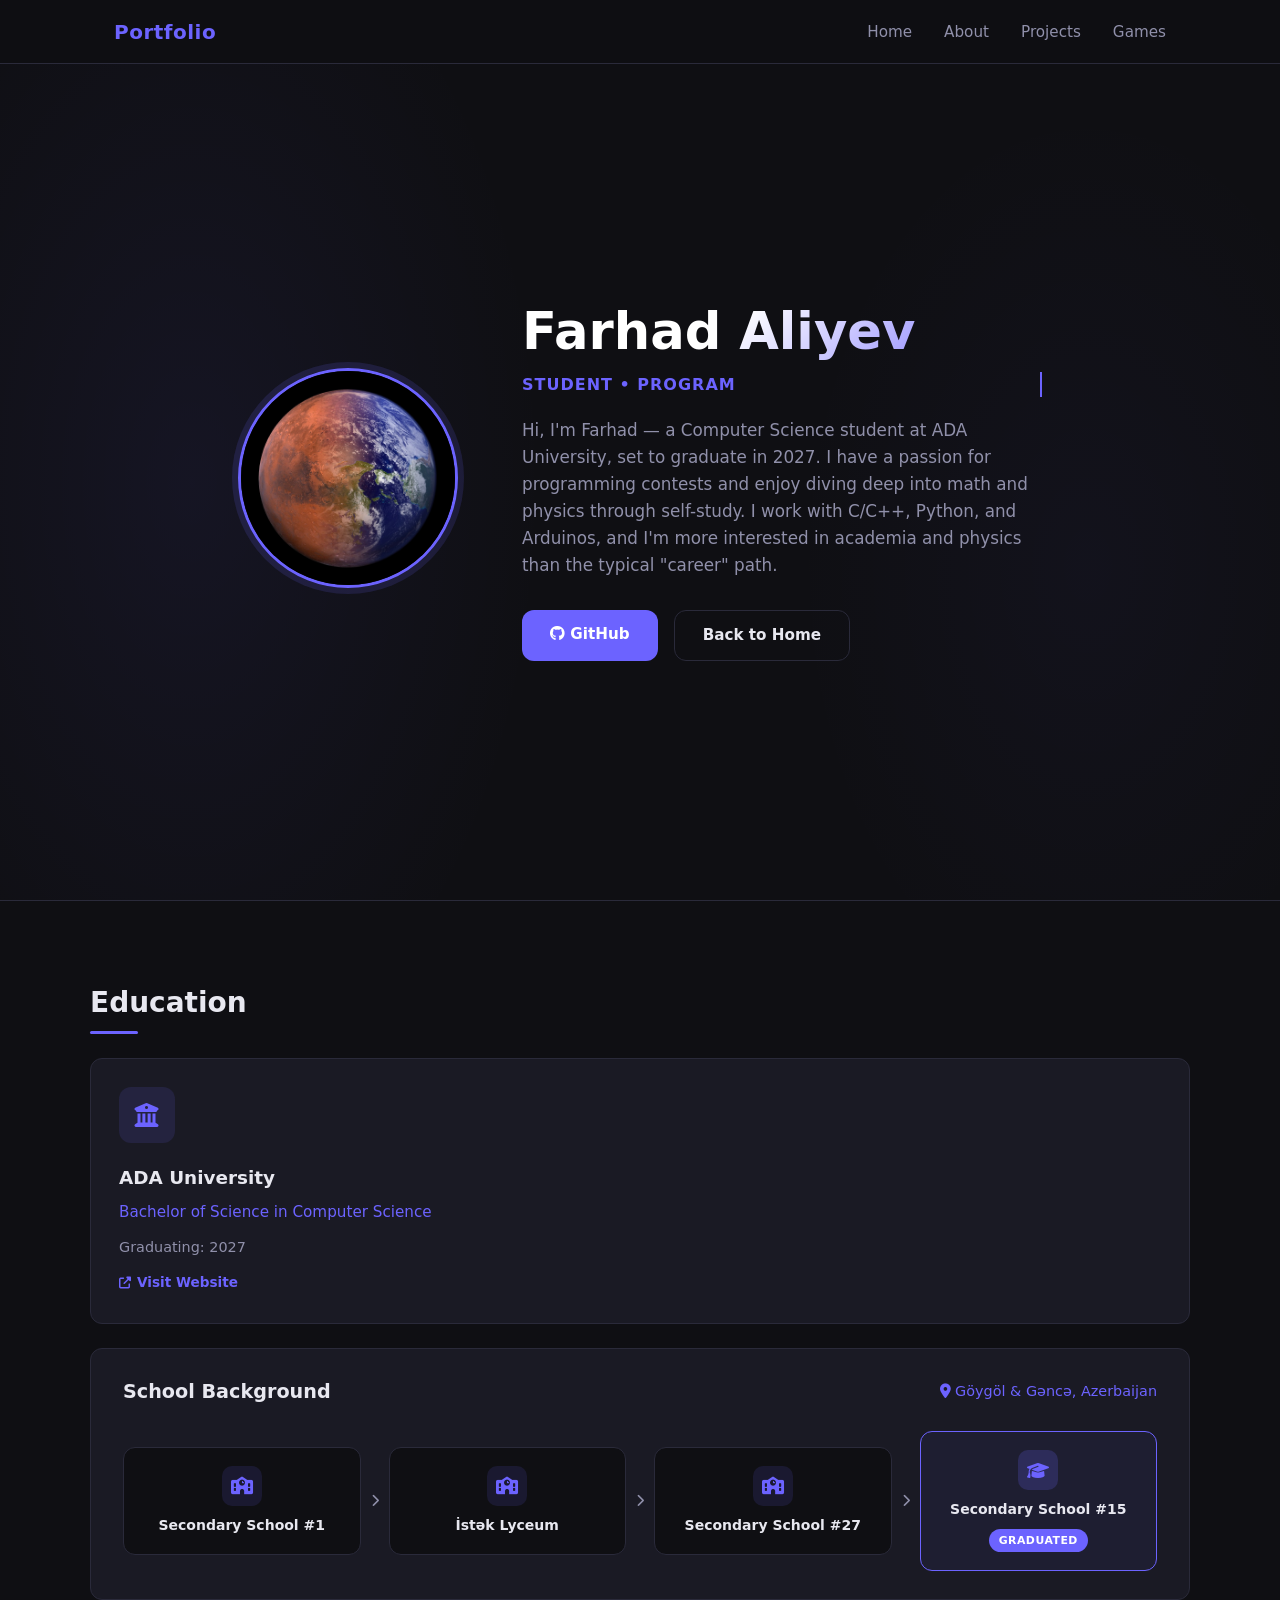
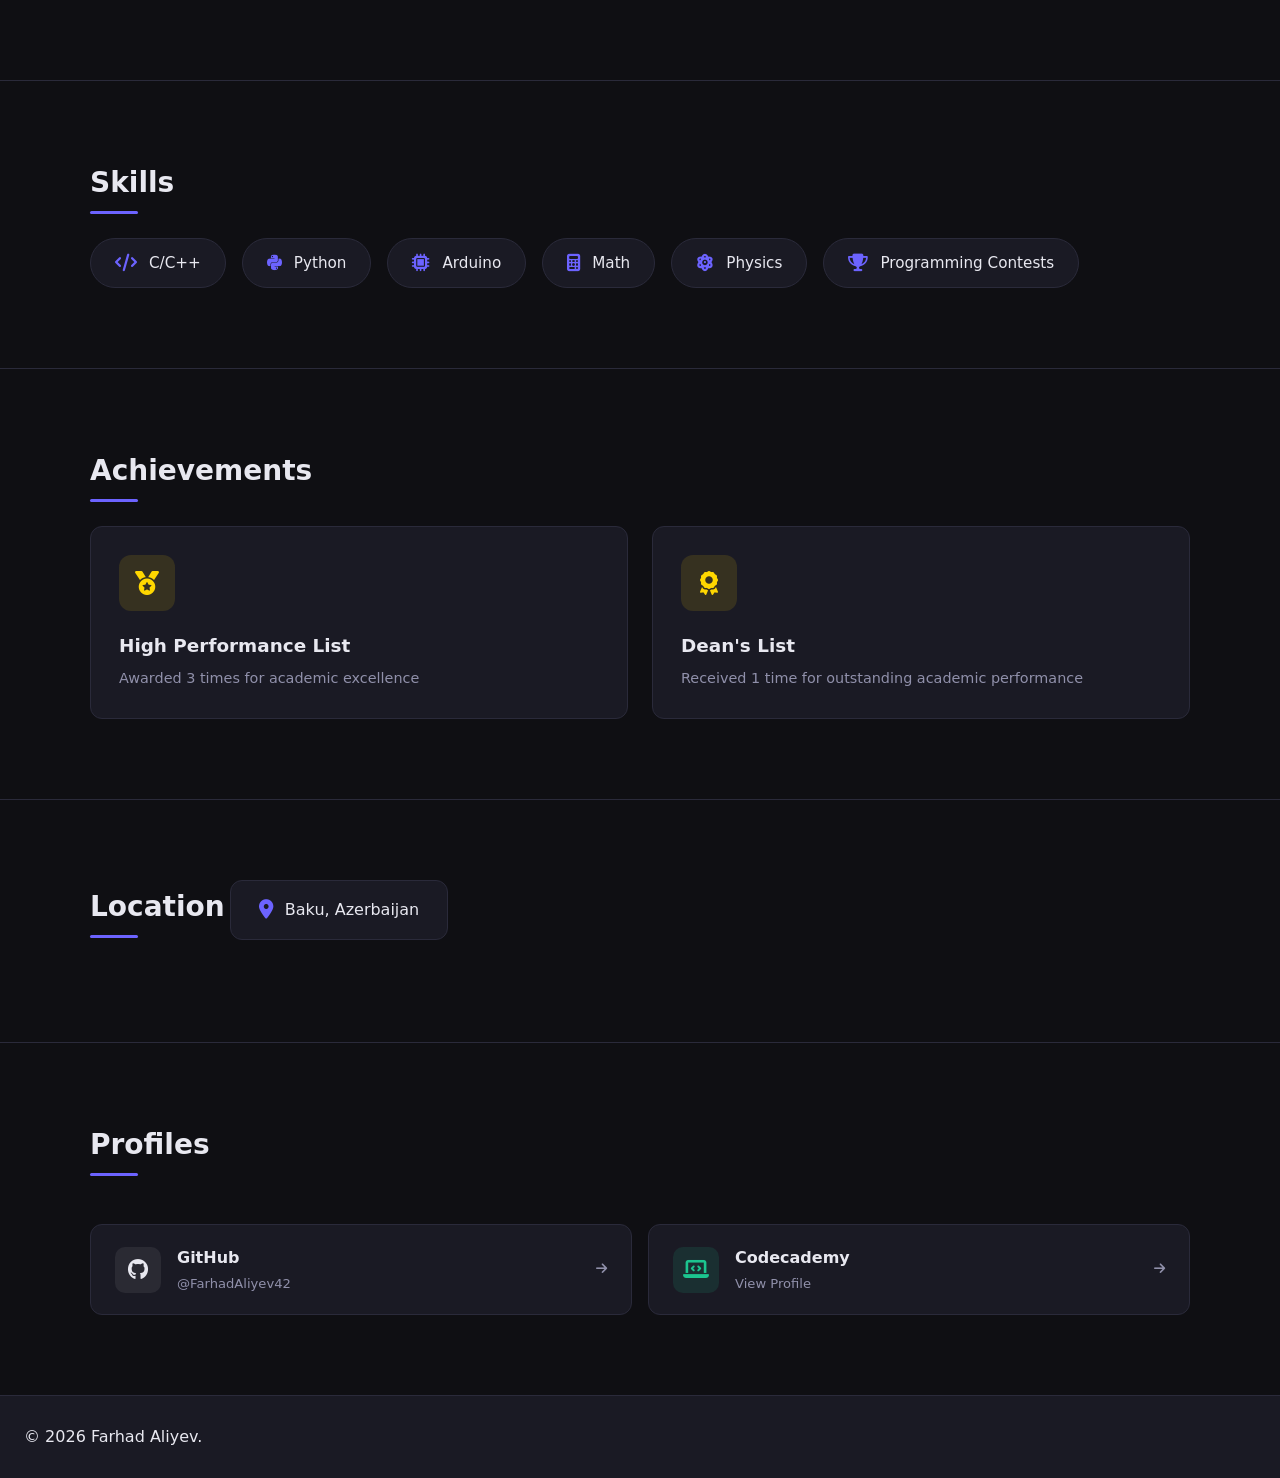
<file: about.html>
<!DOCTYPE html>
<html lang="en">
<head>
  <meta charset="UTF-8" />
  <meta name="viewport" content="width=device-width, initial-scale=1.0" />
  <title>About - Farhad Aliyev</title>
  <link rel="stylesheet" href="css/style.css" />
  <link rel="stylesheet" href="https://cdnjs.cloudflare.com/ajax/libs/font-awesome/6.5.0/css/all.min.css" />
</head>
<body>

  <!-- Navigation -->
  <nav class="navbar">
    <div class="nav-container">
      <a href="index.html" class="nav-logo">Portfolio</a>
      <ul class="nav-links">
        <li><a href="index.html">Home</a></li>
        <li><a href="about.html" class="active">About</a></li>
        <li><a href="projects.html">Projects</a></li>
        <li><a href="games.html">Games</a></li>
      </ul>
      <button class="nav-toggle" aria-label="Toggle navigation">
        <span></span><span></span><span></span>
      </button>
    </div>
  </nav>

  <!-- About Hero Section -->
  <section class="hero">
    <div class="hero-content">
      <div class="hero-image-wrapper">
        <img src="images/profile.jpg" alt="Profile photo" class="profile-photo" />
      </div>
      <div class="hero-text">
        <h1 class="hero-name">Farhad Aliyev</h1>
        <p class="hero-tagline">Student &bull; Programmer &bull; Physics Enthusiast</p>
        <p class="hero-bio">
          Hi, I'm Farhad — a Computer Science student at ADA University, set to graduate in 2027. 
          I have a passion for programming contests and enjoy diving deep into math and physics through self-study. 
          I work with C/C++, Python, and Arduinos, and I'm more interested in academia and physics than the typical "career" path.
        </p>
        <div class="hero-actions">
          <a href="https://github.com/FarhadAliyev42/FarhadAliyev42.github.io" target="_blank" class="btn btn-primary">
            <i class="fab fa-github"></i> GitHub
          </a>
          <a href="index.html" class="btn btn-secondary">Back to Home</a>
        </div>
      </div>
    </div>
  </section>

  <!-- Education Section -->
  <section class="section">
    <div class="container">
      <h2 class="section-title">Education</h2>
      <div class="card-grid" style="margin-bottom: 24px;">
        <div class="card">
          <div class="card-icon">
            <i class="fas fa-university"></i>
          </div>
          <h3 class="card-title">ADA University</h3>
          <p class="card-subtitle">Bachelor of Science in Computer Science</p>
          <p class="card-text">Graduating: 2027</p>
          <a href="https://ada.edu.az" target="_blank" rel="noopener" class="card-link">
            <i class="fas fa-external-link-alt"></i> Visit Website
          </a>
        </div>
      </div>
      <div class="about-extra">
        <div class="school-extra-header">
          <h3>School Background</h3>
          <span class="location-text"><i class="fas fa-map-marker-alt"></i> Göygöl & Gəncə, Azerbaijan</span>
        </div>
        <div class="school-journey">
          <div class="school-step">
            <div class="school-step-icon"><i class="fas fa-school"></i></div>
            <span class="school-step-name">Secondary School #1</span>
          </div>
          <div class="school-arrow"><i class="fas fa-chevron-right"></i></div>
          <div class="school-step">
            <div class="school-step-icon"><i class="fas fa-school"></i></div>
            <span class="school-step-name"> İstək Lyceum</span>
          </div>
          <div class="school-arrow"><i class="fas fa-chevron-right"></i></div>
          <div class="school-step">
            <div class="school-step-icon"><i class="fas fa-school"></i></div>
            <span class="school-step-name">Secondary School #27</span>
          </div>
          <div class="school-arrow"><i class="fas fa-chevron-right"></i></div>
          <div class="school-step completed">
            <div class="school-step-icon"><i class="fas fa-graduation-cap"></i></div>
            <span class="school-step-name">Secondary School #15</span>
            <span class="school-step-badge">Graduated</span>
          </div>
        </div>
      </div>
    </div>
  </section>

  <!-- Skills Section -->
  <section class="section">
    <div class="container">
      <h2 class="section-title">Skills</h2>
      <div class="skills-grid">
        <div class="skill-item">
          <i class="fas fa-code"></i>
          <span>C/C++</span>
        </div>
        <div class="skill-item">
          <i class="fab fa-python"></i>
          <span>Python</span>
        </div>
        <div class="skill-item">
          <i class="fas fa-microchip"></i>
          <span>Arduino</span>
        </div>
        <div class="skill-item">
          <i class="fas fa-calculator"></i>
          <span>Math</span>
        </div>
        <div class="skill-item">
          <i class="fas fa-atom"></i>
          <span>Physics</span>
        </div>
        <div class="skill-item">
          <i class="fas fa-trophy"></i>
          <span>Programming Contests</span>
        </div>
      </div>
    </div>
  </section>

  <!-- Achievements Section -->
  <section class="section">
    <div class="container">
      <h2 class="section-title">Achievements</h2>
      <div class="card-grid">
        <div class="card">
          <div class="card-icon achievement-icon">
            <i class="fas fa-medal"></i>
          </div>
          <h3 class="card-title">High Performance List</h3>
          <p class="card-text">Awarded 3 times for academic excellence</p>
        </div>
        <div class="card">
          <div class="card-icon achievement-icon">
            <i class="fas fa-award"></i>
          </div>
          <h3 class="card-title">Dean's List</h3>
          <p class="card-text">Received 1 time for outstanding academic performance</p>
        </div>
      </div>
    </div>
  </section>

  <!-- Location Section -->
  <section class="section">
    <div class="container">
      <h2 class="section-title">Location</h2>
      <div class="location-card">
        <i class="fas fa-map-marker-alt"></i>
        <span>Baku, Azerbaijan</span>
      </div>
    </div>
  </section>

  <!-- Profiles Section -->
  <section class="section">
    <div class="container">
      <h2 class="section-title">Profiles</h2>
      <div class="profile-links">
        <a href="https://github.com/FarhadAliyev42/FarhadAliyev42.github.io" target="_blank" rel="noopener" class="profile-link-card">
          <div class="profile-link-icon github"><i class="fab fa-github"></i></div>
          <div class="profile-link-info">
            <span class="profile-link-name">GitHub</span>
            <span class="profile-link-sub">@FarhadAliyev42</span>
          </div>
          <i class="fas fa-arrow-right profile-link-arrow"></i>
        </a>
        <a href="https://www.codecademy.com/profiles/Farhad_42" target="_blank" rel="noopener" class="profile-link-card">
          <div class="profile-link-icon codecademy"><i class="fas fa-laptop-code"></i></div>
          <div class="profile-link-info">
            <span class="profile-link-name">Codecademy</span>
            <span class="profile-link-sub">View Profile</span>
          </div>
          <i class="fas fa-arrow-right profile-link-arrow"></i>
        </a>
      </div>
    </div>
  </section>

  <!-- Footer -->
  <footer class="footer">
    <p>&copy; 2026 Farhad Aliyev.</p>
  </footer>

  <script src="js/main.js"></script>
</body>
</html>
</file>
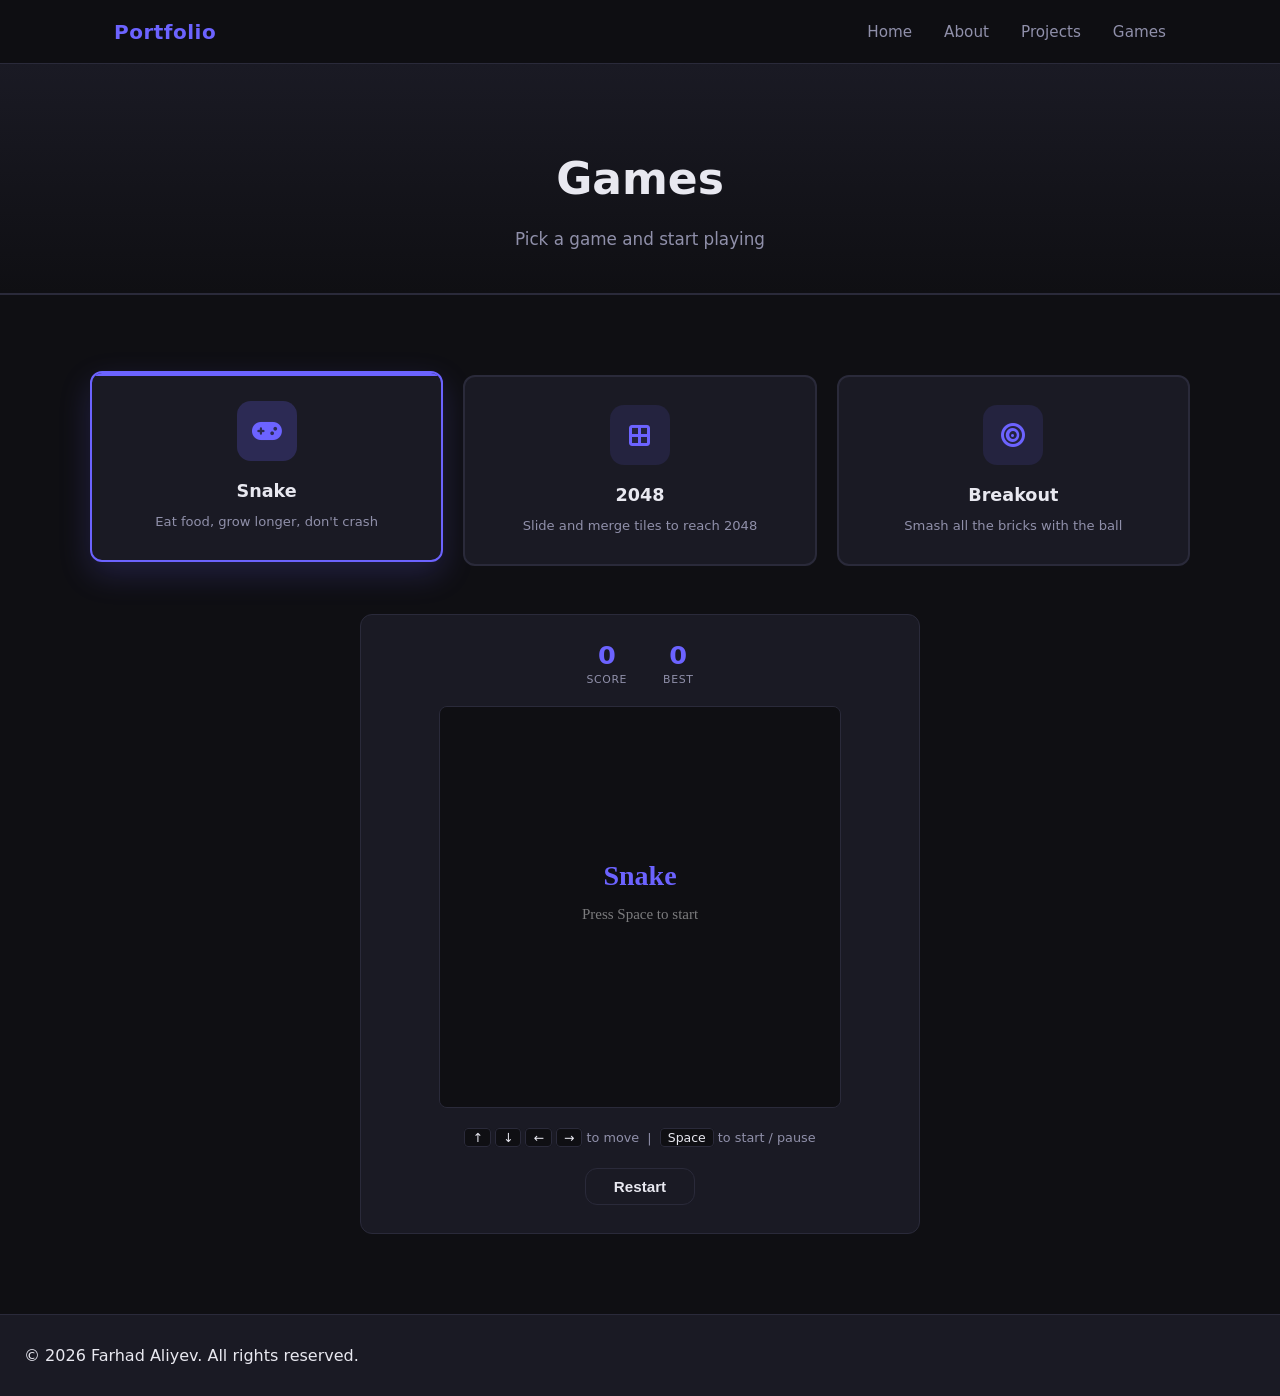
<file: games.html>
<!DOCTYPE html>
<html lang="en">
<head>
  <meta charset="UTF-8" />
  <meta name="viewport" content="width=device-width, initial-scale=1.0" />
  <title>Games - Farhad Aliyev</title>
  <link rel="stylesheet" href="css/style.css" />
  <link rel="stylesheet" href="https://cdnjs.cloudflare.com/ajax/libs/font-awesome/6.5.0/css/all.min.css" />
  <style>
    .games-selector {
      display: grid;
      grid-template-columns: repeat(3, 1fr);
      gap: 20px;
      margin-bottom: 48px;
    }

    .game-card {
      background: var(--color-surface);
      border: 2px solid var(--color-border);
      border-radius: var(--radius);
      padding: 28px 20px;
      text-align: center;
      cursor: pointer;
      transition: transform var(--transition), border-color var(--transition), box-shadow var(--transition);
      position: relative;
      overflow: hidden;
    }

    .game-card::before {
      content: '';
      position: absolute;
      top: 0; left: 0; right: 0;
      height: 3px;
      background: var(--color-accent);
      transform: scaleX(0);
      transition: transform var(--transition);
    }

    .game-card:hover,
    .game-card.active {
      border-color: var(--color-accent);
      transform: translateY(-4px);
      box-shadow: 0 12px 32px rgba(108, 99, 255, 0.2);
    }

    .game-card.active::before,
    .game-card:hover::before {
      transform: scaleX(1);
    }

    .game-card-icon {
      width: 60px;
      height: 60px;
      background: rgba(108, 99, 255, 0.12);
      border-radius: 14px;
      display: flex;
      align-items: center;
      justify-content: center;
      margin: 0 auto 16px;
    }

    .game-card.active .game-card-icon {
      background: rgba(108, 99, 255, 0.22);
    }

    .game-card-icon i {
      font-size: 1.5rem;
      color: var(--color-accent);
    }

    .game-card h3 {
      font-size: 1.1rem;
      font-weight: 700;
      color: var(--color-text);
      margin-bottom: 6px;
    }

    .game-card p {
      font-size: 0.82rem;
      color: var(--color-text-muted);
    }

    /* Game area */
    #game-area {
      display: flex;
      justify-content: center;
    }

    .game-wrapper {
      background: var(--color-surface);
      border: 1px solid var(--color-border);
      border-radius: var(--radius);
      padding: 28px 24px;
      display: flex;
      flex-direction: column;
      align-items: center;
      gap: 18px;
      width: 100%;
      max-width: 560px;
    }

    .game-stats {
      display: flex;
      gap: 36px;
      align-items: center;
    }

    .game-stat {
      display: flex;
      flex-direction: column;
      align-items: center;
      gap: 2px;
    }

    .game-stat-value {
      font-size: 1.6rem;
      font-weight: 800;
      color: var(--color-accent);
      line-height: 1;
    }

    .game-stat-label {
      font-size: 0.68rem;
      color: var(--color-text-muted);
      text-transform: uppercase;
      letter-spacing: 0.6px;
    }

    canvas {
      border-radius: 8px;
      display: block;
      border: 1px solid var(--color-border);
    }

    .game-controls {
      font-size: 0.8rem;
      color: var(--color-text-muted);
      text-align: center;
      line-height: 1.8;
    }

    .game-controls kbd {
      background: var(--color-bg);
      border: 1px solid var(--color-border);
      border-radius: 4px;
      padding: 1px 7px;
      font-size: 0.78rem;
      color: var(--color-text);
      font-family: inherit;
    }

    /* 2048 board */
    #board-2048 {
      background: #13131c;
      border-radius: 10px;
      padding: 8px;
      display: grid;
      grid-template-columns: repeat(4, 90px);
      grid-template-rows: repeat(4, 90px);
      gap: 8px;
      border: 1px solid var(--color-border);
    }

    .tile-2048 {
      width: 90px;
      height: 90px;
      border-radius: 8px;
      display: flex;
      align-items: center;
      justify-content: center;
      font-size: 1.6rem;
      font-weight: 800;
      font-family: var(--font-sans);
      animation: tileAppear 0.12s ease;
    }

    @keyframes tileAppear {
      from { transform: scale(0.75); opacity: 0; }
      to   { transform: scale(1);    opacity: 1; }
    }

    .t0    { background: rgba(255,255,255,0.04); }
    .t2    { background: #eee4da; color: #776e65; }
    .t4    { background: #ede0c8; color: #776e65; }
    .t8    { background: #f2b179; color: #fff; }
    .t16   { background: #f59563; color: #fff; }
    .t32   { background: #f67c5f; color: #fff; }
    .t64   { background: #f65e3b; color: #fff; }
    .t128  { background: #edcf72; color: #fff; font-size: 1.3rem; }
    .t256  { background: #edcc61; color: #fff; font-size: 1.3rem; }
    .t512  { background: #edc850; color: #fff; font-size: 1.3rem; }
    .t1024 { background: #edc53f; color: #fff; font-size: 1.05rem; }
    .t2048 { background: #6c63ff; color: #fff; font-size: 1.05rem;
             box-shadow: 0 0 24px rgba(108,99,255,0.6); }

    @media (max-width: 640px) {
      .games-selector { grid-template-columns: 1fr; }

      #board-2048 {
        grid-template-columns: repeat(4, 68px);
        grid-template-rows: repeat(4, 68px);
      }
      .tile-2048 { width: 68px; height: 68px; font-size: 1.15rem; }
      .t128, .t256, .t512 { font-size: 0.95rem; }
      .t1024, .t2048 { font-size: 0.85rem; }
    }

    @media (max-width: 520px) {
      canvas { max-width: 100%; }
    }
  </style>
</head>
<body>

  <!-- Navigation -->
  <nav class="navbar">
    <div class="nav-container">
      <a href="index.html" class="nav-logo">Portfolio</a>
      <ul class="nav-links">
        <li><a href="index.html">Home</a></li>
        <li><a href="about.html">About</a></li>
        <li><a href="projects.html">Projects</a></li>
        <li><a href="games.html" class="active">Games</a></li>
      </ul>
      <button class="nav-toggle" aria-label="Toggle navigation">
        <span></span><span></span><span></span>
      </button>
    </div>
  </nav>

  <!-- Page Header -->
  <section class="page-header">
    <div class="container">
      <h1 class="page-title">Games</h1>
      <p class="page-subtitle">Pick a game and start playing</p>
    </div>
  </section>

  <!-- Games -->
  <section class="section">
    <div class="container">

      <!-- Selector -->
      <div class="games-selector">
        <div class="game-card active" id="card-snake" onclick="selectGame('snake')">
          <div class="game-card-icon"><i class="fas fa-gamepad"></i></div>
          <h3>Snake</h3>
          <p>Eat food, grow longer, don't crash</p>
        </div>
        <div class="game-card" id="card-2048" onclick="selectGame('2048')">
          <div class="game-card-icon"><i class="fas fa-border-all"></i></div>
          <h3>2048</h3>
          <p>Slide and merge tiles to reach 2048</p>
        </div>
        <div class="game-card" id="card-breakout" onclick="selectGame('breakout')">
          <div class="game-card-icon"><i class="fas fa-bullseye"></i></div>
          <h3>Breakout</h3>
          <p>Smash all the bricks with the ball</p>
        </div>
      </div>

      <!-- Active game renders here -->
      <div id="game-area"></div>

    </div>
  </section>

  <!-- Footer -->
  <footer class="footer">
    <p>&copy; 2026 Farhad Aliyev. All rights reserved.</p>
  </footer>

  <script src="js/main.js"></script>
  <script>
  // ─── Game Manager ───────────────────────────────────────────
  let currentGame = null;

  function selectGame(name) {
    document.querySelectorAll('.game-card').forEach(c => c.classList.remove('active'));
    document.getElementById('card-' + name).classList.add('active');
    if (currentGame && currentGame.stop) currentGame.stop();
    const area = document.getElementById('game-area');
    area.innerHTML = '';
    if      (name === 'snake')    currentGame = startSnake(area);
    else if (name === '2048')     currentGame = start2048(area);
    else if (name === 'breakout') currentGame = startBreakout(area);
  }

  window.addEventListener('DOMContentLoaded', () => selectGame('snake'));


  // ─── GAME 1: SNAKE ──────────────────────────────────────────
  function startSnake(container) {
    const CELL = 20, COLS = 20, ROWS = 20, W = 400, H = 400;

    container.innerHTML = `
      <div class="game-wrapper">
        <div class="game-stats">
          <div class="game-stat">
            <span class="game-stat-value" id="sn-score">0</span>
            <span class="game-stat-label">Score</span>
          </div>
          <div class="game-stat">
            <span class="game-stat-value" id="sn-best">0</span>
            <span class="game-stat-label">Best</span>
          </div>
        </div>
        <canvas id="sn-canvas" width="${W}" height="${H}"></canvas>
        <p class="game-controls">
          <kbd>↑</kbd> <kbd>↓</kbd> <kbd>←</kbd> <kbd>→</kbd> to move &nbsp;|&nbsp;
          <kbd>Space</kbd> to start / pause
        </p>
        <button class="btn btn-secondary" id="sn-restart" style="padding:9px 28px;">Restart</button>
      </div>`;

    const canvas = document.getElementById('sn-canvas');
    const ctx    = canvas.getContext('2d');
    const scoreEl = document.getElementById('sn-score');
    const bestEl  = document.getElementById('sn-best');

    let best = parseInt(localStorage.getItem('snakeBest') || '0');
    bestEl.textContent = best;

    let snake, dir, nextDir, food, score, gameOver, paused, loop;

    function init() {
      snake    = [{x:10,y:10},{x:9,y:10},{x:8,y:10}];
      dir      = {x:1, y:0};
      nextDir  = {x:1, y:0};
      food     = spawnFood();
      score    = 0; gameOver = false; paused = false;
      scoreEl.textContent = 0;
    }

    function spawnFood() {
      let p;
      do { p = {x:Math.floor(Math.random()*COLS), y:Math.floor(Math.random()*ROWS)}; }
      while (snake.some(s => s.x===p.x && s.y===p.y));
      return p;
    }

    function step() {
      if (gameOver || paused) return;
      dir = nextDir;
      const head = {x: snake[0].x + dir.x, y: snake[0].y + dir.y};
      if (head.x < 0 || head.x >= COLS || head.y < 0 || head.y >= ROWS ||
          snake.some(s => s.x===head.x && s.y===head.y)) {
        die(); return;
      }
      snake.unshift(head);
      if (head.x===food.x && head.y===food.y) {
        score++;
        scoreEl.textContent = score;
        if (score > best) { best = score; bestEl.textContent = best; localStorage.setItem('snakeBest', best); }
        food = spawnFood();
      } else {
        snake.pop();
      }
      draw();
    }

    function die() {
      gameOver = true;
      draw();
      ctx.fillStyle = 'rgba(0,0,0,0.6)';
      ctx.fillRect(0, 0, W, H);
      ctx.textAlign = 'center';
      ctx.fillStyle = '#fff';
      ctx.font = 'bold 26px Segoe UI';
      ctx.fillText('Game Over', W/2, H/2 - 16);
      ctx.fillStyle = 'rgba(255,255,255,0.55)';
      ctx.font = '14px Segoe UI';
      ctx.fillText('Score: ' + score + '  |  Press Space to retry', W/2, H/2 + 14);
    }

    function draw() {
      ctx.fillStyle = '#0f0f13';
      ctx.fillRect(0, 0, W, H);

      // subtle grid
      ctx.strokeStyle = 'rgba(255,255,255,0.025)';
      ctx.lineWidth = 0.5;
      for (let i=0; i<=COLS; i++) {
        ctx.beginPath(); ctx.moveTo(i*CELL, 0); ctx.lineTo(i*CELL, H); ctx.stroke();
      }
      for (let i=0; i<=ROWS; i++) {
        ctx.beginPath(); ctx.moveTo(0, i*CELL); ctx.lineTo(W, i*CELL); ctx.stroke();
      }

      // food (glowing apple)
      ctx.shadowColor = '#ff4757';
      ctx.shadowBlur = 10;
      ctx.fillStyle = '#ff4757';
      ctx.beginPath();
      ctx.arc(food.x*CELL+CELL/2, food.y*CELL+CELL/2, CELL/2-3, 0, Math.PI*2);
      ctx.fill();
      ctx.shadowBlur = 0;

      // snake body
      snake.forEach((seg, i) => {
        const ratio = i / snake.length;
        if (i === 0) {
          ctx.shadowColor = '#6c63ff';
          ctx.shadowBlur = 8;
          ctx.fillStyle = '#6c63ff';
        } else {
          ctx.shadowBlur = 0;
          ctx.fillStyle = `hsl(248, 60%, ${58 - ratio*22}%)`;
        }
        ctx.beginPath();
        ctx.roundRect(seg.x*CELL+1, seg.y*CELL+1, CELL-2, CELL-2, i===0 ? 6 : 4);
        ctx.fill();
      });
      ctx.shadowBlur = 0;

      // eyes on head
      const h = snake[0];
      const cx = h.x*CELL+CELL/2, cy = h.y*CELL+CELL/2;
      ctx.fillStyle = '#fff';
      const ex = cx + dir.y*4, ey = cy - dir.x*4;
      ctx.beginPath(); ctx.arc(ex + dir.x*3, ey + dir.y*3, 2.2, 0, Math.PI*2); ctx.fill();
    }

    function drawWelcome() {
      ctx.fillStyle = '#0f0f13';
      ctx.fillRect(0, 0, W, H);
      ctx.textAlign = 'center';
      ctx.fillStyle = '#6c63ff';
      ctx.font = 'bold 28px Segoe UI';
      ctx.fillText('Snake', W/2, H/2 - 22);
      ctx.fillStyle = 'rgba(255,255,255,0.45)';
      ctx.font = '15px Segoe UI';
      ctx.fillText('Press Space to start', W/2, H/2 + 12);
    }

    init();
    drawWelcome();

    function onKey(e) {
      if (['ArrowUp','ArrowDown','ArrowLeft','ArrowRight','Space'].includes(e.code)) e.preventDefault();
      if (e.code === 'Space') {
        if (gameOver) { clearInterval(loop); loop = null; init(); drawWelcome(); return; }
        if (!loop)  { loop = setInterval(step, 115); paused = false; }
        else        { paused = !paused; }
        return;
      }
      if (!loop || paused) return;
      const map = { ArrowUp:{x:0,y:-1}, ArrowDown:{x:0,y:1}, ArrowLeft:{x:-1,y:0}, ArrowRight:{x:1,y:0} };
      const d = map[e.code];
      if (d && !(d.x === -dir.x && d.y === -dir.y)) nextDir = d;
    }

    document.addEventListener('keydown', onKey);
    document.getElementById('sn-restart').addEventListener('click', () => {
      clearInterval(loop); loop = null; init(); drawWelcome();
    });

    return { stop() { clearInterval(loop); document.removeEventListener('keydown', onKey); } };
  }


  // ─── GAME 2: 2048 ───────────────────────────────────────────
  function start2048(container) {
    container.innerHTML = `
      <div class="game-wrapper">
        <div class="game-stats">
          <div class="game-stat">
            <span class="game-stat-value" id="g2-score">0</span>
            <span class="game-stat-label">Score</span>
          </div>
          <div class="game-stat">
            <span class="game-stat-value" id="g2-best">0</span>
            <span class="game-stat-label">Best</span>
          </div>
        </div>
        <div id="board-2048"></div>
        <p class="game-controls">
          <kbd>↑</kbd> <kbd>↓</kbd> <kbd>←</kbd> <kbd>→</kbd> to slide &nbsp;|&nbsp; swipe on mobile
        </p>
        <button class="btn btn-secondary" id="g2-restart" style="padding:9px 28px;">New Game</button>
      </div>`;

    let grid, score;
    let best = parseInt(localStorage.getItem('best2048') || '0');
    document.getElementById('g2-best').textContent = best;

    function newGame() {
      grid  = Array.from({length:4}, () => Array(4).fill(0));
      score = 0;
      document.getElementById('g2-score').textContent = 0;
      addTile(); addTile();
      render();
    }

    function addTile() {
      const empty = [];
      for (let r=0;r<4;r++) for (let c=0;c<4;c++) if (!grid[r][c]) empty.push([r,c]);
      if (!empty.length) return;
      const [r,c] = empty[Math.floor(Math.random()*empty.length)];
      grid[r][c] = Math.random() < 0.9 ? 2 : 4;
    }

    function render() {
      const board = document.getElementById('board-2048');
      if (!board) return;
      board.innerHTML = '';
      for (let r=0;r<4;r++) for (let c=0;c<4;c++) {
        const v = grid[r][c];
        const d = document.createElement('div');
        d.className = 'tile-2048 t' + v;
        d.textContent = v || '';
        board.appendChild(d);
      }
    }

    function slide(row) {
      let arr = row.filter(v => v);
      for (let i=0;i<arr.length-1;i++) {
        if (arr[i]===arr[i+1]) {
          arr[i] *= 2;
          score += arr[i];
          arr.splice(i+1,1);
        }
      }
      while (arr.length < 4) arr.push(0);
      return arr;
    }

    function move(dir) {
      const prev = JSON.stringify(grid);
      if (dir==='left')  for(let r=0;r<4;r++) grid[r] = slide(grid[r]);
      if (dir==='right') for(let r=0;r<4;r++) grid[r] = slide([...grid[r]].reverse()).reverse();
      if (dir==='up')    for(let c=0;c<4;c++) { let col=grid.map(r=>r[c]); col=slide(col); col.forEach((v,r)=>grid[r][c]=v); }
      if (dir==='down')  for(let c=0;c<4;c++) { let col=grid.map(r=>r[c]).reverse(); col=slide(col).reverse(); col.forEach((v,r)=>grid[r][c]=v); }
      if (JSON.stringify(grid)===prev) return;
      addTile();
      document.getElementById('g2-score').textContent = score;
      if (score > best) { best = score; document.getElementById('g2-best').textContent = best; localStorage.setItem('best2048', best); }
      render();
      if (grid.some(r=>r.some(v=>v===2048))) { setTimeout(()=>alert('You reached 2048! Great job!'), 80); return; }
      if (!canMove()) setTimeout(()=>alert('No more moves! Score: ' + score), 80);
    }

    function canMove() {
      for(let r=0;r<4;r++) for(let c=0;c<4;c++) {
        if (!grid[r][c]) return true;
        if (c<3 && grid[r][c]===grid[r][c+1]) return true;
        if (r<3 && grid[r][c]===grid[r+1][c]) return true;
      }
      return false;
    }

    function onKey(e) {
      const map = {ArrowLeft:'left',ArrowRight:'right',ArrowUp:'up',ArrowDown:'down'};
      if (map[e.code]) { e.preventDefault(); move(map[e.code]); }
    }

    // Touch swipe
    let tx, ty;
    const boardEl = document.getElementById('board-2048');
    boardEl.addEventListener('touchstart', e => { tx=e.touches[0].clientX; ty=e.touches[0].clientY; }, {passive:true});
    boardEl.addEventListener('touchend', e => {
      const dx=e.changedTouches[0].clientX-tx, dy=e.changedTouches[0].clientY-ty;
      if (Math.abs(dx)>Math.abs(dy)) move(dx>0?'right':'left');
      else move(dy>0?'down':'up');
    }, {passive:true});

    document.addEventListener('keydown', onKey);
    document.getElementById('g2-restart').addEventListener('click', newGame);
    newGame();

    return { stop() { document.removeEventListener('keydown', onKey); } };
  }


  // ─── GAME 3: BREAKOUT ───────────────────────────────────────
  function startBreakout(container) {
    const W = 480, H = 340;

    container.innerHTML = `
      <div class="game-wrapper">
        <div class="game-stats">
          <div class="game-stat">
            <span class="game-stat-value" id="bo-score">0</span>
            <span class="game-stat-label">Score</span>
          </div>
          <div class="game-stat">
            <span class="game-stat-value" id="bo-lives">3</span>
            <span class="game-stat-label">Lives</span>
          </div>
          <div class="game-stat">
            <span class="game-stat-value" id="bo-level">1</span>
            <span class="game-stat-label">Level</span>
          </div>
        </div>
        <canvas id="bo-canvas" width="${W}" height="${H}" style="cursor:none; max-width:100%;"></canvas>
        <p class="game-controls">
          Move mouse or <kbd>←</kbd> <kbd>→</kbd> to move paddle &nbsp;|&nbsp;
          <kbd>Space</kbd> / click to launch
        </p>
        <button class="btn btn-secondary" id="bo-restart" style="padding:9px 28px;">Restart</button>
      </div>`;

    const canvas = document.getElementById('bo-canvas');
    const ctx    = canvas.getContext('2d');

    const COLS = 8, ROWS = 5;
    const BW = 52, BH = 18, BPAD = 4, BOX = 14, BOY = 36;
    const PW = 80, PH = 10, BR = 7;
    const COLORS = ['#f65e3b','#f59563','#edcf72','#6c63ff','#48dbfb'];

    let paddle, ball, bricks, score, lives, level, launched, keys, raf;

    function init() {
      paddle   = { x: W/2-PW/2, y: H-30 };
      ball     = { x: W/2, y: paddle.y-BR, vx:0, vy:0 };
      launched = false;
      score=0; lives=3; level=1; keys={};
      hud(); makeBricks();
    }

    function hud() {
      document.getElementById('bo-score').textContent = score;
      document.getElementById('bo-lives').textContent = lives;
      document.getElementById('bo-level').textContent = level;
    }

    function makeBricks() {
      bricks = [];
      for (let r=0;r<ROWS;r++) for (let c=0;c<COLS;c++) {
        bricks.push({ x: BOX + c*(BW+BPAD), y: BOY + r*(BH+BPAD), alive:true, color:COLORS[r] });
      }
    }

    function launch() {
      if (launched) return;
      launched = true;
      const spd = 3.8 + level * 0.35;
      ball.vx = (Math.random()*1.6 - 0.8) * spd;
      ball.vy = -spd;
    }

    function gameLoop() {
      // Paddle input
      if (keys['ArrowLeft'])  paddle.x = Math.max(0, paddle.x - 6);
      if (keys['ArrowRight']) paddle.x = Math.min(W-PW, paddle.x + 6);

      if (!launched) {
        ball.x = paddle.x + PW/2;
        ball.y = paddle.y - BR;
      } else {
        ball.x += ball.vx;
        ball.y += ball.vy;

        // Wall bounces
        if (ball.x-BR < 0)  { ball.x=BR;   ball.vx=Math.abs(ball.vx); }
        if (ball.x+BR > W)  { ball.x=W-BR; ball.vx=-Math.abs(ball.vx); }
        if (ball.y-BR < 0)  { ball.y=BR;   ball.vy=Math.abs(ball.vy); }

        // Lost ball
        if (ball.y > H+20) {
          lives--; hud();
          if (lives <= 0) { draw(); drawOverlay('Game Over', 'Score: '+score); return; }
          launched=false; ball.x=paddle.x+PW/2; ball.y=paddle.y-BR;
        }

        // Paddle hit
        if (ball.vy>0 && ball.y+BR>=paddle.y && ball.y+BR<=paddle.y+PH &&
            ball.x>=paddle.x && ball.x<=paddle.x+PW) {
          const angle = ((ball.x-(paddle.x+PW/2))/(PW/2)) * 1.2;
          const spd = Math.hypot(ball.vx, ball.vy);
          ball.vx = Math.sin(angle) * spd;
          ball.vy = -Math.abs(ball.vy);
        }

        // Brick hits
        for (const b of bricks) {
          if (!b.alive) continue;
          if (ball.x+BR>b.x && ball.x-BR<b.x+BW && ball.y+BR>b.y && ball.y-BR<b.y+BH) {
            b.alive = false; score += 10; hud();
            const oL=ball.x+BR-b.x, oR=b.x+BW-(ball.x-BR);
            const oT=ball.y+BR-b.y, oB=b.y+BH-(ball.y-BR);
            if (Math.min(oL,oR) < Math.min(oT,oB)) ball.vx=-ball.vx;
            else ball.vy=-ball.vy;
            break;
          }
        }

        // Level cleared
        if (bricks.every(b=>!b.alive)) {
          level++; hud(); makeBricks(); launched=false;
          ball.x=paddle.x+PW/2; ball.y=paddle.y-BR;
        }
      }

      draw();
      raf = requestAnimationFrame(gameLoop);
    }

    function draw() {
      ctx.fillStyle = '#0f0f13';
      ctx.fillRect(0, 0, W, H);

      // Bricks
      bricks.forEach(b => {
        if (!b.alive) return;
        ctx.fillStyle = b.color;
        ctx.beginPath(); ctx.roundRect(b.x, b.y, BW, BH, 4); ctx.fill();
        ctx.fillStyle = 'rgba(255,255,255,0.15)';
        ctx.fillRect(b.x+2, b.y+2, BW-4, 4);
      });

      // Paddle
      const pg = ctx.createLinearGradient(paddle.x, 0, paddle.x+PW, 0);
      pg.addColorStop(0, '#857dff'); pg.addColorStop(1, '#6c63ff');
      ctx.fillStyle = pg;
      ctx.shadowColor='#6c63ff'; ctx.shadowBlur=10;
      ctx.beginPath(); ctx.roundRect(paddle.x, paddle.y, PW, PH, 5); ctx.fill();
      ctx.shadowBlur=0;

      // Ball
      const bg = ctx.createRadialGradient(ball.x-2, ball.y-2, 1, ball.x, ball.y, BR);
      bg.addColorStop(0, '#fff'); bg.addColorStop(1, '#a89dff');
      ctx.fillStyle = bg;
      ctx.beginPath(); ctx.arc(ball.x, ball.y, BR, 0, Math.PI*2); ctx.fill();

      if (!launched) {
        ctx.textAlign='center'; ctx.fillStyle='rgba(255,255,255,0.38)';
        ctx.font='13px Segoe UI';
        ctx.fillText('Press Space or click to launch', W/2, H/2+10);
      }
    }

    function drawOverlay(title, sub) {
      ctx.fillStyle = 'rgba(0,0,0,0.6)'; ctx.fillRect(0,0,W,H);
      ctx.textAlign='center';
      ctx.fillStyle='#fff'; ctx.font='bold 26px Segoe UI';
      ctx.fillText(title, W/2, H/2-16);
      ctx.fillStyle='rgba(255,255,255,0.5)'; ctx.font='14px Segoe UI';
      ctx.fillText(sub, W/2, H/2+14);
      ctx.fillText('Press Restart to play again', W/2, H/2+40);
    }

    function onKey(e) {
      if (['ArrowLeft','ArrowRight','Space'].includes(e.code)) e.preventDefault();
      keys[e.code] = (e.type==='keydown');
      if (e.type==='keydown' && e.code==='Space') launch();
    }

    canvas.addEventListener('mousemove', e => {
      const rect = canvas.getBoundingClientRect();
      const scaleX = canvas.width / rect.width;
      paddle.x = Math.max(0, Math.min(W-PW, (e.clientX-rect.left)*scaleX - PW/2));
    });
    canvas.addEventListener('click', launch);

    document.addEventListener('keydown', onKey);
    document.addEventListener('keyup',  onKey);
    document.getElementById('bo-restart').addEventListener('click', () => {
      cancelAnimationFrame(raf); init(); raf = requestAnimationFrame(gameLoop);
    });

    init();
    raf = requestAnimationFrame(gameLoop);

    return {
      stop() {
        cancelAnimationFrame(raf);
        document.removeEventListener('keydown', onKey);
        document.removeEventListener('keyup',   onKey);
      }
    };
  }
  </script>
</body>
</html>
</file>
<file: css/style.css>
/* ── Reset & Base ── */
*, *::before, *::after {
  box-sizing: border-box;
  margin: 0;
  padding: 0;
}

:root {
  --color-bg: #0f0f13;
  --color-surface: #1a1a24;
  --color-border: #2a2a3a;
  --color-accent: #6c63ff;
  --color-accent-hover: #857dff;
  --color-text: #e8e8f0;
  --color-text-muted: #9090aa;
  --font-sans: 'Segoe UI', system-ui, -apple-system, sans-serif;
  --nav-height: 64px;
  --radius: 12px;
  --transition: 0.2s ease;
}

html {
  scroll-behavior: smooth;
}

/* About Grid */
.about-grid {
  display: grid;
  grid-template-columns: repeat(auto-fit, minmax(220px, 1fr));
  gap: 20px;
  margin-bottom: 40px;
}

.about-card {
  background: var(--color-surface);
  border: 1px solid var(--color-border);
  border-radius: var(--radius);
  padding: 24px;
  text-align: center;
  transition: transform var(--transition), border-color var(--transition);
}

.about-card:hover {
  transform: translateY(-4px);
  border-color: var(--color-accent);
}

.about-extra {
  background: var(--color-surface);
  border: 1px solid var(--color-border);
  border-radius: var(--radius);
  padding: 28px 32px;
}

.school-extra-header {
  display: flex;
  align-items: center;
  justify-content: space-between;
  flex-wrap: wrap;
  gap: 8px;
  margin-bottom: 24px;
}

.school-extra-header h3 {
  font-size: 1.2rem;
  font-weight: 700;
  color: var(--color-text);
}

.school-journey {
  display: flex;
  align-items: center;
  gap: 10px;
  flex-wrap: wrap;
}

.school-step {
  flex: 1;
  min-width: 120px;
  display: flex;
  flex-direction: column;
  align-items: center;
  gap: 8px;
  background: var(--color-bg);
  border: 1px solid var(--color-border);
  border-radius: var(--radius);
  padding: 18px 12px;
  text-align: center;
  transition: border-color var(--transition), transform var(--transition);
}

.school-step:hover {
  border-color: var(--color-accent);
  transform: translateY(-2px);
}

.school-step.completed {
  border-color: var(--color-accent);
  background: rgba(108, 99, 255, 0.06);
}

.school-step-icon {
  width: 40px;
  height: 40px;
  background: rgba(108, 99, 255, 0.12);
  border-radius: 10px;
  display: flex;
  align-items: center;
  justify-content: center;
}

.school-step.completed .school-step-icon {
  background: rgba(108, 99, 255, 0.2);
}

.school-step-icon i {
  font-size: 1.1rem;
  color: var(--color-accent);
}

.school-step-name {
  font-size: 0.875rem;
  font-weight: 600;
  color: var(--color-text);
}

.school-step-badge {
  font-size: 0.68rem;
  font-weight: 700;
  padding: 3px 10px;
  background: var(--color-accent);
  color: #fff;
  border-radius: 20px;
  text-transform: uppercase;
  letter-spacing: 0.5px;
}

.school-arrow {
  color: var(--color-text-muted);
  font-size: 0.8rem;
  flex-shrink: 0;
}

/* Card external link */
.card-link {
  display: inline-flex;
  align-items: center;
  gap: 6px;
  margin-top: 14px;
  font-size: 0.85rem;
  font-weight: 600;
  color: var(--color-accent);
  transition: gap var(--transition), color var(--transition);
}

.card-link:hover {
  color: var(--color-accent-hover);
  gap: 10px;
}

.card-link i {
  font-size: 0.75rem;
}

/* ── Profile Link Cards ── */
.profile-links {
  display: flex;
  gap: 16px;
  margin-top: 24px;
  flex-wrap: wrap;
}

.profile-link-card {
  flex: 1;
  min-width: 220px;
  display: flex;
  align-items: center;
  gap: 16px;
  background: var(--color-surface);
  border: 1px solid var(--color-border);
  border-radius: var(--radius);
  padding: 20px 24px;
  text-decoration: none;
  transition: border-color var(--transition), transform var(--transition), box-shadow var(--transition);
  position: relative;
  overflow: hidden;
}

.profile-link-card::before {
  content: '';
  position: absolute;
  top: 0; left: 0; right: 0;
  height: 3px;
  background: var(--color-accent);
  transform: scaleX(0);
  transition: transform var(--transition);
}

.profile-link-card:hover {
  border-color: var(--color-accent);
  transform: translateY(-3px);
  box-shadow: 0 10px 28px rgba(108, 99, 255, 0.15);
}

.profile-link-card:hover::before {
  transform: scaleX(1);
}

.profile-link-icon {
  width: 46px;
  height: 46px;
  border-radius: 10px;
  display: flex;
  align-items: center;
  justify-content: center;
  flex-shrink: 0;
}

.profile-link-icon.github {
  background: rgba(255, 255, 255, 0.07);
}

.profile-link-icon.codecademy {
  background: rgba(28, 197, 143, 0.12);
}

.profile-link-icon i {
  font-size: 1.3rem;
}

.profile-link-icon.github i {
  color: var(--color-text);
}

.profile-link-icon.codecademy i {
  color: #1cc58f;
}

.profile-link-info {
  display: flex;
  flex-direction: column;
  gap: 3px;
  flex: 1;
}

.profile-link-name {
  font-size: 1rem;
  font-weight: 600;
  color: var(--color-text);
}

.profile-link-sub {
  font-size: 0.82rem;
  color: var(--color-text-muted);
}

.profile-link-arrow {
  color: var(--color-text-muted);
  font-size: 0.8rem;
  transition: transform var(--transition), color var(--transition);
}

.profile-link-card:hover .profile-link-arrow {
  transform: translateX(5px);
  color: var(--color-accent);
}

@media (max-width: 768px) {
  .profile-links {
    flex-direction: column;
  }
}

.location-text {
  font-size: 0.9rem;
  color: var(--color-accent) !important;
}

body {
  font-family: var(--font-sans);
  background-color: var(--color-bg);
  color: var(--color-text);
  min-height: 100vh;
  display: flex;
  flex-direction: column;
  line-height: 1.6;
}

a {
  color: inherit;
  text-decoration: none;
}

/* ── Navbar ── */
.navbar {
  position: sticky;
  top: 0;
  z-index: 100;
  background-color: rgba(15, 15, 19, 0.85);
  backdrop-filter: blur(12px);
  border-bottom: 1px solid var(--color-border);
  height: var(--nav-height);
}

.nav-container {
  max-width: 1100px;
  margin: 0 auto;
  padding: 0 24px;
  height: 100%;
  display: flex;
  align-items: center;
  justify-content: space-between;
}

.nav-logo {
  font-size: 1.25rem;
  font-weight: 700;
  color: var(--color-accent);
  letter-spacing: 0.5px;
}

.nav-links {
  list-style: none;
  display: flex;
  gap: 32px;
}

.nav-links a {
  font-size: 0.95rem;
  font-weight: 500;
  color: var(--color-text-muted);
  transition: color var(--transition);
  position: relative;
  padding-bottom: 4px;
}

.nav-links a::after {
  content: '';
  position: absolute;
  bottom: 0;
  left: 0;
  width: 0;
  height: 2px;
  background: var(--color-accent);
  transition: width var(--transition);
}

.nav-links a:hover,
.nav-links a.active {
  color: var(--color-text);
}

.nav-links a:hover::after,
.nav-links a.active::after {
  width: 100%;
}

/* Hamburger */
.nav-toggle {
  display: none;
  flex-direction: column;
  gap: 5px;
  background: none;
  border: none;
  cursor: pointer;
  padding: 4px;
}

.nav-toggle span {
  display: block;
  width: 24px;
  height: 2px;
  background: var(--color-text);
  border-radius: 2px;
  transition: transform var(--transition), opacity var(--transition);
}

/* ── Hero ── */
.hero {
  flex: 1;
  display: flex;
  align-items: center;
  justify-content: center;
  padding: 48px 24px;
}

.hero-content {
  max-width: 1100px;
  margin: 0 auto;
  display: flex;
  align-items: center;
  gap: 64px;
}

.hero-image-wrapper {
  flex-shrink: 0;
}

.profile-photo {
  width: 220px;
  height: 220px;
  object-fit: cover;
  border-radius: 50%;
  border: 3px solid var(--color-accent);
  box-shadow: 0 0 0 6px rgba(108, 99, 255, 0.15);
  transition: box-shadow var(--transition);
}

.profile-photo:hover {
  box-shadow: 0 0 0 10px rgba(108, 99, 255, 0.2);
}

.hero-text {
  flex: 1;
}

.hero-name {
  font-size: clamp(2rem, 5vw, 3.2rem);
  font-weight: 800;
  line-height: 1.1;
  margin-bottom: 12px;
  background: linear-gradient(135deg, #fff 40%, var(--color-accent));
  -webkit-background-clip: text;
  -webkit-text-fill-color: transparent;
  background-clip: text;
}

.hero-tagline {
  font-size: 1rem;
  color: var(--color-accent);
  font-weight: 600;
  letter-spacing: 1px;
  text-transform: uppercase;
  margin-bottom: 20px;
}

.hero-bio {
  font-size: 1.05rem;
  color: var(--color-text-muted);
  max-width: 520px;
  margin-bottom: 32px;
}

.hero-actions {
  display: flex;
  gap: 16px;
  flex-wrap: wrap;
}

/* ── Buttons ── */
.btn {
  display: inline-block;
  padding: 12px 28px;
  border-radius: var(--radius);
  font-size: 0.95rem;
  font-weight: 600;
  transition: background var(--transition), transform var(--transition), box-shadow var(--transition);
  cursor: pointer;
}

.btn-primary {
  background: var(--color-accent);
  color: #fff;
}

.btn-primary:hover {
  background: var(--color-accent-hover);
  transform: translateY(-2px);
  box-shadow: 0 8px 24px rgba(108, 99, 255, 0.35);
}

.btn-secondary {
  background: transparent;
  color: var(--color-text);
  border: 1.5px solid var(--color-border);
}

.btn-secondary:hover {
  border-color: var(--color-accent);
  color: var(--color-accent);
  transform: translateY(-2px);
}

/* ── Footer ── */
.footer {
  background-color: var(--color-surface);
  border-top: 1px solid var(--color-border);
  padding: 28px 24px;
}

.footer-container {
  max-width: 1100px;
  margin: 0 auto;
  display: flex;
  align-items: center;
  justify-content: space-between;
  flex-wrap: wrap;
  gap: 16px;
}

.footer-text {
  font-size: 0.875rem;
  color: var(--color-text-muted);
}

.footer-links {
  display: flex;
  gap: 24px;
}

.footer-links a {
  display: flex;
  align-items: center;
  gap: 8px;
  font-size: 0.9rem;
  color: var(--color-text-muted);
  transition: color var(--transition);
}

.footer-links a i {
  font-size: 1.1rem;
}

.footer-links a:hover {
  color: var(--color-accent);
}

/* ── Responsive ── */
@media (max-width: 768px) {
  .nav-links {
    display: none;
    flex-direction: column;
    gap: 0;
    position: absolute;
    top: var(--nav-height);
    left: 0;
    right: 0;
    background: var(--color-surface);
    border-bottom: 1px solid var(--color-border);
    padding: 16px 0;
  }

  .nav-links.open {
    display: flex;
  }

  .nav-links li a {
    display: block;
    padding: 12px 24px;
  }

  .nav-toggle {
    display: flex;
  }

  .navbar {
    position: relative;
  }

  .hero-content {
    flex-direction: column;
    text-align: center;
    gap: 36px;
  }

  .hero-bio {
    margin-left: auto;
    margin-right: auto;
  }

  .hero-actions {
    justify-content: center;
  }

  .footer-container {
    flex-direction: column;
    align-items: center;
    text-align: center;
  }
}

/* ── About Page Sections ── */
.section {
  padding: 80px 24px;
  border-top: 1px solid var(--color-border);
}

.container {
  max-width: 1100px;
  margin: 0 auto;
}

.section-title {
  font-size: 1.75rem;
  font-weight: 700;
  margin-bottom: 32px;
  color: var(--color-text);
  position: relative;
  display: inline-block;
}

.section-title::after {
  content: '';
  position: absolute;
  bottom: -8px;
  left: 0;
  width: 48px;
  height: 3px;
  background: var(--color-accent);
  border-radius: 2px;
}

/* Card Grid */
.card-grid {
  display: grid;
  grid-template-columns: repeat(auto-fit, minmax(280px, 1fr));
  gap: 24px;
}

.card {
  background: var(--color-surface);
  border: 1px solid var(--color-border);
  border-radius: var(--radius);
  padding: 28px;
  transition: transform var(--transition), border-color var(--transition);
}

.card:hover {
  transform: translateY(-4px);
  border-color: var(--color-accent);
}

.card-icon {
  width: 56px;
  height: 56px;
  background: rgba(108, 99, 255, 0.12);
  border-radius: 12px;
  display: flex;
  align-items: center;
  justify-content: center;
  margin-bottom: 20px;
}

.card-icon i {
  font-size: 1.5rem;
  color: var(--color-accent);
}

.card-title {
  font-size: 1.15rem;
  font-weight: 600;
  margin-bottom: 8px;
  color: var(--color-text);
}

.card-subtitle {
  font-size: 0.95rem;
  color: var(--color-accent);
  margin-bottom: 12px;
  font-weight: 500;
}

.card-text {
  font-size: 0.9rem;
  color: var(--color-text-muted);
  line-height: 1.5;
}

/* Skills Grid */
.skills-grid {
  display: flex;
  flex-wrap: wrap;
  gap: 16px;
}

.skill-item {
  display: flex;
  align-items: center;
  gap: 12px;
  background: var(--color-surface);
  border: 1px solid var(--color-border);
  border-radius: 50px;
  padding: 12px 24px;
  font-size: 0.95rem;
  font-weight: 500;
  color: var(--color-text);
  transition: border-color var(--transition), background var(--transition);
}

.skill-item:hover {
  border-color: var(--color-accent);
  background: rgba(108, 99, 255, 0.08);
}

.skill-item i {
  color: var(--color-accent);
  font-size: 1.1rem;
}

/* Location Card */
.location-card {
  display: inline-flex;
  align-items: center;
  gap: 12px;
  background: var(--color-surface);
  border: 1px solid var(--color-border);
  border-radius: var(--radius);
  padding: 16px 28px;
  font-size: 1rem;
  color: var(--color-text);
}

.location-card i {
  color: var(--color-accent);
  font-size: 1.2rem;
}

/* Achievement Icon */
.achievement-icon {
  background: rgba(255, 215, 0, 0.12);
}

.achievement-icon i {
  color: #ffd700;
}

/* About Page Responsive */
@media (max-width: 768px) {
  .section {
    padding: 60px 24px;
  }

  .section-title {
    font-size: 1.5rem;
  }

  .card-grid {
    grid-template-columns: 1fr;
  }

  .school-journey {
    gap: 6px;
  }

  .school-step {
    min-width: 100px;
    padding: 14px 8px;
  }

  .school-step-name {
    font-size: 0.78rem;
  }

  .school-extra-header {
    flex-direction: column;
    align-items: flex-start;
  }

  .skills-grid {
    justify-content: center;
  }

  .skill-item {
    padding: 10px 20px;
    font-size: 0.9rem;
  }
}

/* ── Project Card (Clickable) ── */
.project-card {
  background: var(--color-surface);
  border: 1px solid var(--color-border);
  border-radius: var(--radius);
  padding: 28px;
  cursor: pointer;
  transition: transform var(--transition), border-color var(--transition), box-shadow var(--transition);
  position: relative;
  overflow: hidden;
}

.project-card::before {
  content: '';
  position: absolute;
  top: 0;
  left: 0;
  right: 0;
  height: 3px;
  background: var(--color-accent);
  transform: scaleX(0);
  transition: transform var(--transition);
}

.project-card:hover {
  transform: translateY(-6px);
  border-color: var(--color-accent);
  box-shadow: 0 16px 40px rgba(108, 99, 255, 0.2);
}

.project-card:hover::before {
  transform: scaleX(1);
}

.project-card .card-icon {
  width: 48px;
  height: 48px;
}

.project-card .card-icon i {
  font-size: 1.25rem;
}

.project-card .card-title {
  font-size: 1.1rem;
}

.project-card .card-subtitle {
  font-size: 0.85rem;
}

.project-card .card-text {
  font-size: 0.875rem;
  display: -webkit-box;
  -webkit-line-clamp: 2;
  line-clamp: 2;
  -webkit-box-orient: vertical;
  overflow: hidden;
}

.card-tag {
  display: inline-block;
  margin-top: 16px;
  padding: 4px 12px;
  background: rgba(108, 99, 255, 0.15);
  color: var(--color-accent);
  font-size: 0.75rem;
  font-weight: 600;
  border-radius: 20px;
  text-transform: uppercase;
  letter-spacing: 0.5px;
}

/* ── Modal ── */
.modal-overlay {
  position: fixed;
  top: 0;
  left: 0;
  right: 0;
  bottom: 0;
  background: rgba(0, 0, 0, 0.8);
  backdrop-filter: blur(8px);
  display: flex;
  align-items: center;
  justify-content: center;
  padding: 24px;
  z-index: 1000;
  opacity: 0;
  visibility: hidden;
  transition: opacity 0.3s ease, visibility 0.3s ease;
}

.modal-overlay.active {
  opacity: 1;
  visibility: visible;
}

.modal-content {
  background: var(--color-surface);
  border: 1px solid var(--color-border);
  border-radius: 16px;
  max-width: 900px;
  width: 100%;
  max-height: 90vh;
  overflow-y: auto;
  position: relative;
  transform: translateY(20px);
  transition: transform 0.3s ease;
}

.modal-overlay.active .modal-content {
  transform: translateY(0);
}

.modal-close {
  position: absolute;
  top: 16px;
  right: 16px;
  background: var(--color-bg);
  border: 1px solid var(--color-border);
  border-radius: 8px;
  width: 40px;
  height: 40px;
  display: flex;
  align-items: center;
  justify-content: center;
  cursor: pointer;
  transition: background var(--transition), border-color var(--transition);
  z-index: 10;
}

.modal-close i {
  color: var(--color-text-muted);
  font-size: 1rem;
}

.modal-close:hover {
  background: var(--color-accent);
  border-color: var(--color-accent);
}

.modal-close:hover i {
  color: #fff;
}

.modal-header {
  padding: 32px 32px 24px;
  border-bottom: 1px solid var(--color-border);
  text-align: center;
}

.modal-icon {
  width: 64px;
  height: 64px;
  background: rgba(108, 99, 255, 0.15);
  border-radius: 16px;
  display: flex;
  align-items: center;
  justify-content: center;
  margin: 0 auto 16px;
}

.modal-icon i {
  font-size: 1.75rem;
  color: var(--color-accent);
}

.modal-title {
  font-size: 1.5rem;
  font-weight: 700;
  margin-bottom: 8px;
}

.modal-type {
  display: inline-block;
  padding: 6px 16px;
  background: rgba(108, 99, 255, 0.15);
  color: var(--color-accent);
  font-size: 0.8rem;
  font-weight: 600;
  border-radius: 20px;
  text-transform: uppercase;
  letter-spacing: 0.5px;
}

.modal-body {
  padding: 24px 32px 32px;
}

.modal-section {
  margin-bottom: 24px;
}

.modal-section:last-child {
  margin-bottom: 0;
}

.modal-section h3 {
  font-size: 0.95rem;
  font-weight: 600;
  color: var(--color-text-muted);
  margin-bottom: 10px;
  display: flex;
  align-items: center;
  gap: 8px;
}

.modal-section h3 i {
  color: var(--color-accent);
}

.team-members,
.project-description {
  font-size: 0.95rem;
  color: var(--color-text);
  line-height: 1.6;
}

.tech-tags {
  display: flex;
  flex-wrap: wrap;
  gap: 8px;
}

.tech-tag {
  padding: 6px 14px;
  background: var(--color-bg);
  border: 1px solid var(--color-border);
  border-radius: 8px;
  font-size: 0.85rem;
  color: var(--color-text);
}

.video-container {
  position: relative;
  padding-bottom: 56.25%;
  height: 0;
  overflow: hidden;
  border-radius: 12px;
  background: var(--color-bg);
}

.video-frame {
  position: absolute;
  top: 0;
  left: 0;
  width: 100%;
  height: 100%;
}

.report-link {
  display: inline-flex;
  align-items: center;
  gap: 8px;
  text-decoration: none;
}

/* ── Projects Hero ── */
.projects-hero {
  padding: 100px 24px 60px;
}

.projects-hero .hero-content {
  justify-content: center;
  text-align: center;
}

.projects-hero .hero-bio {
  max-width: 600px;
  margin: 0 auto 32px;
}

/* ── Responsive Modal ── */
@media (max-width: 640px) {
  .modal-content {
    max-height: 85vh;
  }
  
  .modal-header {
    padding: 24px 24px 20px;
  }
  
  .modal-body {
    padding: 20px 0 24px;
  }
  
  .modal-title {
    font-size: 1.25rem;
  }
}

/* ── Projects Page ── */
.page-header {
  padding: 80px 24px 40px;
  text-align: center;
  background: linear-gradient(180deg, var(--color-surface) 0%, var(--color-bg) 100%);
  border-bottom: 1px solid var(--color-border);
}

.page-header .container {
  max-width: 1100px;
  margin: 0 auto;
}

.page-title {
  font-size: clamp(2rem, 5vw, 2.75rem);
  font-weight: 800;
  margin-bottom: 12px;
  color: var(--color-text);
}

.page-subtitle {
  font-size: 1.05rem;
  color: var(--color-text-muted);
  max-width: 600px;
  margin: 0 auto;
}

/* Projects Grid */
.projects-grid {
  display: grid;
  grid-template-columns: repeat(auto-fit, minmax(300px, 1fr));
  gap: 24px;
  align-items: stretch;
}

.project-card {
  background: var(--color-surface);
  border: 1px solid var(--color-border);
  border-radius: var(--radius);
  padding: 28px;
  transition: transform var(--transition), border-color var(--transition), box-shadow var(--transition);
  display: flex;
  flex-direction: column;
}

.project-card:hover {
  transform: translateY(-6px);
  border-color: var(--color-accent);
  box-shadow: 0 16px 40px rgba(108, 99, 255, 0.15);
}

.project-icon {
  width: 56px;
  height: 56px;
  background: rgba(108, 99, 255, 0.12);
  border-radius: 12px;
  display: flex;
  align-items: center;
  justify-content: center;
  margin-bottom: 20px;
  flex-shrink: 0;
}

.project-icon i {
  font-size: 1.5rem;
  color: var(--color-accent);
}

.project-title {
  font-size: 1.2rem;
  font-weight: 600;
  margin-bottom: 12px;
  color: var(--color-text);
  flex-shrink: 0;
}

.project-description {
  font-size: 0.95rem;
  color: var(--color-text-muted);
  margin-bottom: 16px;
  line-height: 1.5;
  flex-grow: 0;
}

.project-tags {
  display: flex;
  flex-wrap: wrap;
  gap: 8px;
  margin-bottom: 20px;
  flex-shrink: 0;
}

.tag {
  display: inline-block;
  padding: 4px 12px;
  background: rgba(108, 99, 255, 0.1);
  color: var(--color-accent);
  font-size: 0.75rem;
  font-weight: 600;
  border-radius: 20px;
  text-transform: uppercase;
  letter-spacing: 0.5px;
}

.project-btn {
  width: 100%;
  text-align: center;
  margin-top: auto;
}

/* Homeworks Grid */
.homework-grid {
  display: grid;
  grid-template-columns: repeat(auto-fit, minmax(280px, 1fr));
  gap: 24px;
}

.homework-card {
  background: var(--color-surface);
  border: 1px solid var(--color-border);
  border-radius: var(--radius);
  padding: 28px;
  transition: transform var(--transition), border-color var(--transition);
}

.homework-card:hover {
  transform: translateY(-4px);
  border-color: var(--color-accent);
}

.homework-icon {
  width: 56px;
  height: 56px;
  background: rgba(108, 99, 255, 0.12);
  border-radius: 12px;
  display: flex;
  align-items: center;
  justify-content: center;
  margin-bottom: 20px;
}

.homework-icon i {
  font-size: 1.5rem;
  color: var(--color-accent);
}

.homework-title {
  font-size: 1.15rem;
  font-weight: 600;
  margin-bottom: 8px;
  color: var(--color-text);
}

.homework-subtitle {
  font-size: 0.9rem;
  color: var(--color-accent);
  margin-bottom: 16px;
  font-weight: 500;
}

.homework-desc {
  font-size: 0.88rem;
  color: var(--color-text-muted);
  line-height: 1.6;
  margin-bottom: 16px;
}

.homework-details {
  font-size: 0.85rem;
  color: var(--color-text-muted);
  margin-bottom: 20px;
  line-height: 1.6;
}

.homework-details p {
  margin-bottom: 4px;
}

.homework-details strong {
  color: var(--color-text);
}

.homework-actions {
  display: flex;
  gap: 10px;
  flex-wrap: wrap;
  margin-top: 4px;
}

.homework-actions .btn {
  flex: 1;
  min-width: 120px;
  text-align: center;
  font-size: 0.85rem;
  padding: 10px 16px;
  display: inline-flex;
  align-items: center;
  justify-content: center;
  gap: 6px;
}

/* Modal Styles */
.modal {
  display: none;
  position: fixed;
  z-index: 1000;
  left: 0;
  top: 0;
  width: 100%;
  height: 100%;
  overflow: auto;
  background-color: rgba(0, 0, 0, 0.85);
  backdrop-filter: blur(8px);
  animation: fadeIn 0.3s ease;
}

@keyframes fadeIn {
  from { opacity: 0; }
  to { opacity: 1; }
}

.modal-content {
  background-color: var(--color-surface);
  margin: 5% auto;
  padding: 0;
  border: 1px solid var(--color-border);
  border-radius: var(--radius);
  width: 90%;
  max-width: 900px;
  max-height: 90vh;
  overflow-y: auto;
  animation: slideIn 0.3s ease;
}

@keyframes slideIn {
  from { transform: translateY(-20px); opacity: 0; }
  to { transform: translateY(0); opacity: 1; }
}

@keyframes slideOut {
  from { transform: translateY(0); opacity: 1; }
  to { transform: translateY(-20px); opacity: 0; }
}

.modal-close {
  color: var(--color-text-muted);
  float: right;
  font-size: 28px;
  font-weight: bold;
  cursor: pointer;
  line-height: 1;
  transition: color var(--transition);
}

.modal-close:hover {
  color: #fff;
}

.modal-title {
  font-size: 1.5rem;
  font-weight: 700;
  margin-bottom: 24px;
  color: var(--color-text);
  padding-right: 40px;
}

.modal-body {
  padding: 0 0 32px;
}

.modal-section {
  margin-bottom: 28px;
}

.modal-section:last-child {
  margin-bottom: 0;
}

.modal-section h3 {
  font-size: 1rem;
  font-weight: 600;
  color: var(--color-accent);
  margin-bottom: 12px;
  display: flex;
  align-items: center;
  gap: 10px;
}

.modal-section h3 i {
  font-size: 1rem;
}

.modal-section p {
  font-size: 0.95rem;
  color: var(--color-text-muted);
  line-height: 1.6;
}

/* Team Table */
.team-table {
  width: 100%;
  border-collapse: collapse;
  margin-top: 8px;
}

.team-table th,
.team-table td {
  padding: 12px 16px;
  text-align: left;
  border-bottom: 1px solid var(--color-border);
}

.team-table th {
  font-size: 0.8rem;
  font-weight: 600;
  color: var(--color-text-muted);
  text-transform: uppercase;
  letter-spacing: 0.5px;
}

.team-table td {
  font-size: 0.95rem;
  color: var(--color-text);
}

.team-table tr:last-child td {
  border-bottom: none;
}

.team-table tr:hover {
  background: rgba(108, 99, 255, 0.05);
}

/* Work List */
.work-list {
  list-style: none;
  margin-top: 12px;
}

.work-list li {
  position: relative;
  padding-left: 24px;
  margin-bottom: 10px;
  font-size: 0.95rem;
  color: var(--color-text-muted);
  line-height: 1.5;
}

.work-list li::before {
  content: '\f00c';
  font-family: 'Font Awesome 6 Free';
  font-weight: 900;
  position: absolute;
  left: 0;
  color: var(--color-accent);
  font-size: 0.75rem;
  top: 4px;
}

/* Video Link */
.video-link {
  display: inline-flex;
  align-items: center;
  gap: 10px;
  padding: 12px 24px;
  background: #ff0000;
  color: #fff;
  border-radius: var(--radius);
  font-weight: 600;
  transition: transform var(--transition), box-shadow var(--transition);
}

.video-link:hover {
  transform: translateY(-2px);
  box-shadow: 0 8px 24px rgba(255, 0, 0, 0.4);
}

.video-link i {
  font-size: 1.2rem;
}

/* Code block in modal */
.code-block {
  background: var(--color-bg);
  border: 1px solid var(--color-border);
  border-radius: 8px;
  padding: 16px;
  overflow-x: auto;
  font-family: 'Consolas', 'Monaco', monospace;
  font-size: 0.85rem;
  color: var(--color-text);
  line-height: 1.5;
  margin-top: 8px;
}

.code-block code {
  color: var(--color-accent);
}

/* Projects Page Responsive */
@media (max-width: 768px) {
  .page-header {
    padding: 60px 24px 32px;
  }

  .projects-grid,
  .homework-grid {
    grid-template-columns: 1fr;
  }

  .modal-content {
    width: 95%;
    margin: 10% auto;
  }

  .modal-body {
    padding: 0 0 24px;
  }

  .team-table th,
  .team-table td {
    padding: 10px 12px;
    font-size: 0.85rem;
  }
}

/* Make modal even wider and add padding from borders */
.modal-content {
  max-width: 1100px;
  min-width: 400px;
  margin: 4% auto;
  padding: 32px 40px 32px 40px;
}

@media (max-width: 1200px) {
  .modal-content {
    max-width: 96vw;
    min-width: 0;
    padding: 24px 8vw;
  }
}

@media (max-width: 640px) {
  .modal-content {
    padding: 12px 2vw;
  }
}

/* ── Hero Enhancements ── */
.hero {
  position: relative;
  min-height: calc(100vh - var(--nav-height));
  overflow: hidden;
}

/* Animated background glow */
.hero::before {
  content: '';
  position: absolute;
  top: -30%;
  left: -15%;
  width: 60%;
  height: 160%;
  background: radial-gradient(ellipse, rgba(108, 99, 255, 0.07) 0%, transparent 65%);
  animation: drift 10s ease-in-out infinite alternate;
  pointer-events: none;
}

.hero::after {
  content: '';
  position: absolute;
  bottom: -20%;
  right: -10%;
  width: 50%;
  height: 120%;
  background: radial-gradient(ellipse, rgba(108, 99, 255, 0.04) 0%, transparent 65%);
  animation: drift 14s ease-in-out infinite alternate-reverse;
  pointer-events: none;
}

@keyframes drift {
  from { transform: translate(0, 0); }
  to { transform: translate(4%, 6%); }
}

/* Hero entrance animation */
.hero-content {
  animation: heroFadeIn 0.9s cubic-bezier(0.22, 1, 0.36, 1) both;
  position: relative;
  z-index: 1;
}

@keyframes heroFadeIn {
  from { opacity: 0; transform: translateY(28px); }
  to   { opacity: 1; transform: translateY(0); }
}

/* Profile photo ring pulse */
.hero-image-wrapper {
  position: relative;
}

.hero-image-wrapper::after {
  content: '';
  position: absolute;
  inset: -10px;
  border-radius: 50%;
  border: 2px solid var(--color-accent);
  opacity: 0;
  animation: ring-pulse 2.8s ease-out infinite;
  pointer-events: none;
}

@keyframes ring-pulse {
  0%   { opacity: 0.55; transform: scale(1); }
  100% { opacity: 0;    transform: scale(1.18); }
}

/* Typewriter cursor on tagline */
.hero-tagline {
  border-right: 2px solid transparent;
}

.hero-tagline.typing {
  border-right-color: var(--color-accent);
  animation: blink-cursor 0.75s step-end infinite;
}

@keyframes blink-cursor {
  50% { border-right-color: transparent; }
}

/* Hero stats */
.hero-stats {
  display: flex;
  align-items: center;
  gap: 24px;
  margin-top: 32px;
  flex-wrap: wrap;
}

.stat-item {
  display: flex;
  flex-direction: column;
  gap: 4px;
}

.stat-number {
  font-size: 2rem;
  font-weight: 800;
  color: var(--color-accent);
  line-height: 1;
}

.stat-label {
  font-size: 0.72rem;
  color: var(--color-text-muted);
  text-transform: uppercase;
  letter-spacing: 0.6px;
}

.stat-divider {
  width: 1px;
  height: 36px;
  background: var(--color-border);
  flex-shrink: 0;
}

/* Scroll indicator */
.scroll-indicator {
  position: absolute;
  bottom: 36px;
  left: 50%;
  transform: translateX(-50%);
  display: flex;
  flex-direction: column;
  align-items: center;
  gap: 6px;
  color: var(--color-text-muted);
  text-decoration: none;
  font-size: 0.72rem;
  letter-spacing: 0.8px;
  text-transform: uppercase;
  animation: scroll-bounce 2.2s ease-in-out infinite;
  transition: color var(--transition);
  z-index: 1;
}

.scroll-indicator:hover {
  color: var(--color-accent);
}

.scroll-indicator i {
  font-size: 0.85rem;
}

@keyframes scroll-bounce {
  0%, 100% { transform: translateX(-50%) translateY(0); }
  50%       { transform: translateX(-50%) translateY(7px); }
}

@media (max-width: 768px) {
  .scroll-indicator { display: none; }
  .hero { min-height: auto; padding-bottom: 60px; }
  .hero-stats { justify-content: center; }
}

/* ── Card Reveal on Scroll ── */
.reveal-ready {
  opacity: 0;
  transform: translateY(28px);
  transition: opacity 0.55s ease, transform 0.55s ease;
}

.reveal-ready.revealed {
  opacity: 1;
  transform: translateY(0);
}

/* ── About Cards: top accent line on hover ── */
.about-card {
  position: relative;
  overflow: hidden;
}

.about-card::before {
  content: '';
  position: absolute;
  top: 0;
  left: 0;
  right: 0;
  height: 3px;
  background: var(--color-accent);
  transform: scaleX(0);
  transition: transform var(--transition);
}

.about-card:hover::before {
  transform: scaleX(1);
}

/* ── Homework Card: top accent line ── */
.homework-card {
  position: relative;
  overflow: hidden;
}

.homework-card::before {
  content: '';
  position: absolute;
  top: 0;
  left: 0;
  right: 0;
  height: 3px;
  background: var(--color-accent);
  transform: scaleX(0);
  transition: transform var(--transition);
}

.homework-card:hover::before {
  transform: scaleX(1);
}

/* ── Project Report Section ── */
.report-description {
  font-size: 0.95rem;
  color: var(--color-text-muted);
  line-height: 1.65;
  margin-bottom: 16px;
}

.report-actions {
  display: flex;
  gap: 12px;
  flex-wrap: wrap;
}

.report-actions .btn {
  display: inline-flex;
  align-items: center;
  gap: 8px;
  font-size: 0.9rem;
  padding: 10px 20px;
}

/* ── Gallery Grid ── */
.gallery-grid {
  display: grid;
  grid-template-columns: repeat(3, 1fr);
  gap: 8px;
  margin-top: 8px;
}

.gallery-item {
  position: relative;
  aspect-ratio: 1;
  overflow: hidden;
  border-radius: 8px;
  cursor: pointer;
  background: var(--color-bg);
  border: 1px solid var(--color-border);
}

.gallery-item img {
  width: 100%;
  height: 100%;
  object-fit: cover;
  transition: transform 0.3s ease;
  display: block;
}

.gallery-item:hover img {
  transform: scale(1.07);
}

.gallery-overlay {
  position: absolute;
  inset: 0;
  background: rgba(108, 99, 255, 0.45);
  display: flex;
  align-items: center;
  justify-content: center;
  opacity: 0;
  transition: opacity 0.2s ease;
}

.gallery-item:hover .gallery-overlay {
  opacity: 1;
}

.gallery-overlay i {
  color: #fff;
  font-size: 1.4rem;
}

.gallery-empty {
  grid-column: 1 / -1;
  text-align: center;
  padding: 28px;
  font-size: 0.9rem;
  color: var(--color-text-muted);
  border: 1px dashed var(--color-border);
  border-radius: 8px;
}

@media (max-width: 640px) {
  .gallery-grid {
    grid-template-columns: repeat(2, 1fr);
  }
}

/* ── Lightbox ── */
.lightbox {
  display: none;
  position: fixed;
  inset: 0;
  z-index: 3000;
  background: rgba(0, 0, 0, 0.95);
  align-items: center;
  justify-content: center;
  padding: 20px;
}

.lightbox.active {
  display: flex;
}

.lightbox-img {
  max-width: 90vw;
  max-height: 85vh;
  object-fit: contain;
  border-radius: 8px;
  display: block;
  user-select: none;
}

.lightbox-close {
  position: absolute;
  top: 16px;
  right: 16px;
  background: rgba(255, 255, 255, 0.1);
  border: 1px solid rgba(255, 255, 255, 0.15);
  color: #fff;
  width: 44px;
  height: 44px;
  border-radius: 10px;
  cursor: pointer;
  font-size: 1rem;
  display: flex;
  align-items: center;
  justify-content: center;
  transition: background 0.2s ease;
}

.lightbox-close:hover {
  background: var(--color-accent);
  border-color: var(--color-accent);
}

.lightbox-prev,
.lightbox-next {
  position: absolute;
  top: 50%;
  transform: translateY(-50%);
  background: rgba(255, 255, 255, 0.1);
  border: 1px solid rgba(255, 255, 255, 0.15);
  color: #fff;
  width: 48px;
  height: 48px;
  border-radius: 10px;
  cursor: pointer;
  font-size: 1.1rem;
  display: flex;
  align-items: center;
  justify-content: center;
  transition: background 0.2s ease;
}

.lightbox-prev { left: 16px; }
.lightbox-next { right: 16px; }

.lightbox-prev:hover,
.lightbox-next:hover {
  background: var(--color-accent);
  border-color: var(--color-accent);
}

.lightbox-counter {
  position: absolute;
  bottom: 16px;
  left: 50%;
  transform: translateX(-50%);
  font-size: 0.82rem;
  color: rgba(255, 255, 255, 0.55);
  background: rgba(0, 0, 0, 0.4);
  padding: 4px 14px;
  border-radius: 20px;
  letter-spacing: 0.5px;
}

@media (max-width: 640px) {
  .lightbox-prev { left: 8px; }
  .lightbox-next { right: 8px; }
  .lightbox-img { max-width: 95vw; max-height: 80vh; }
}
</file>
